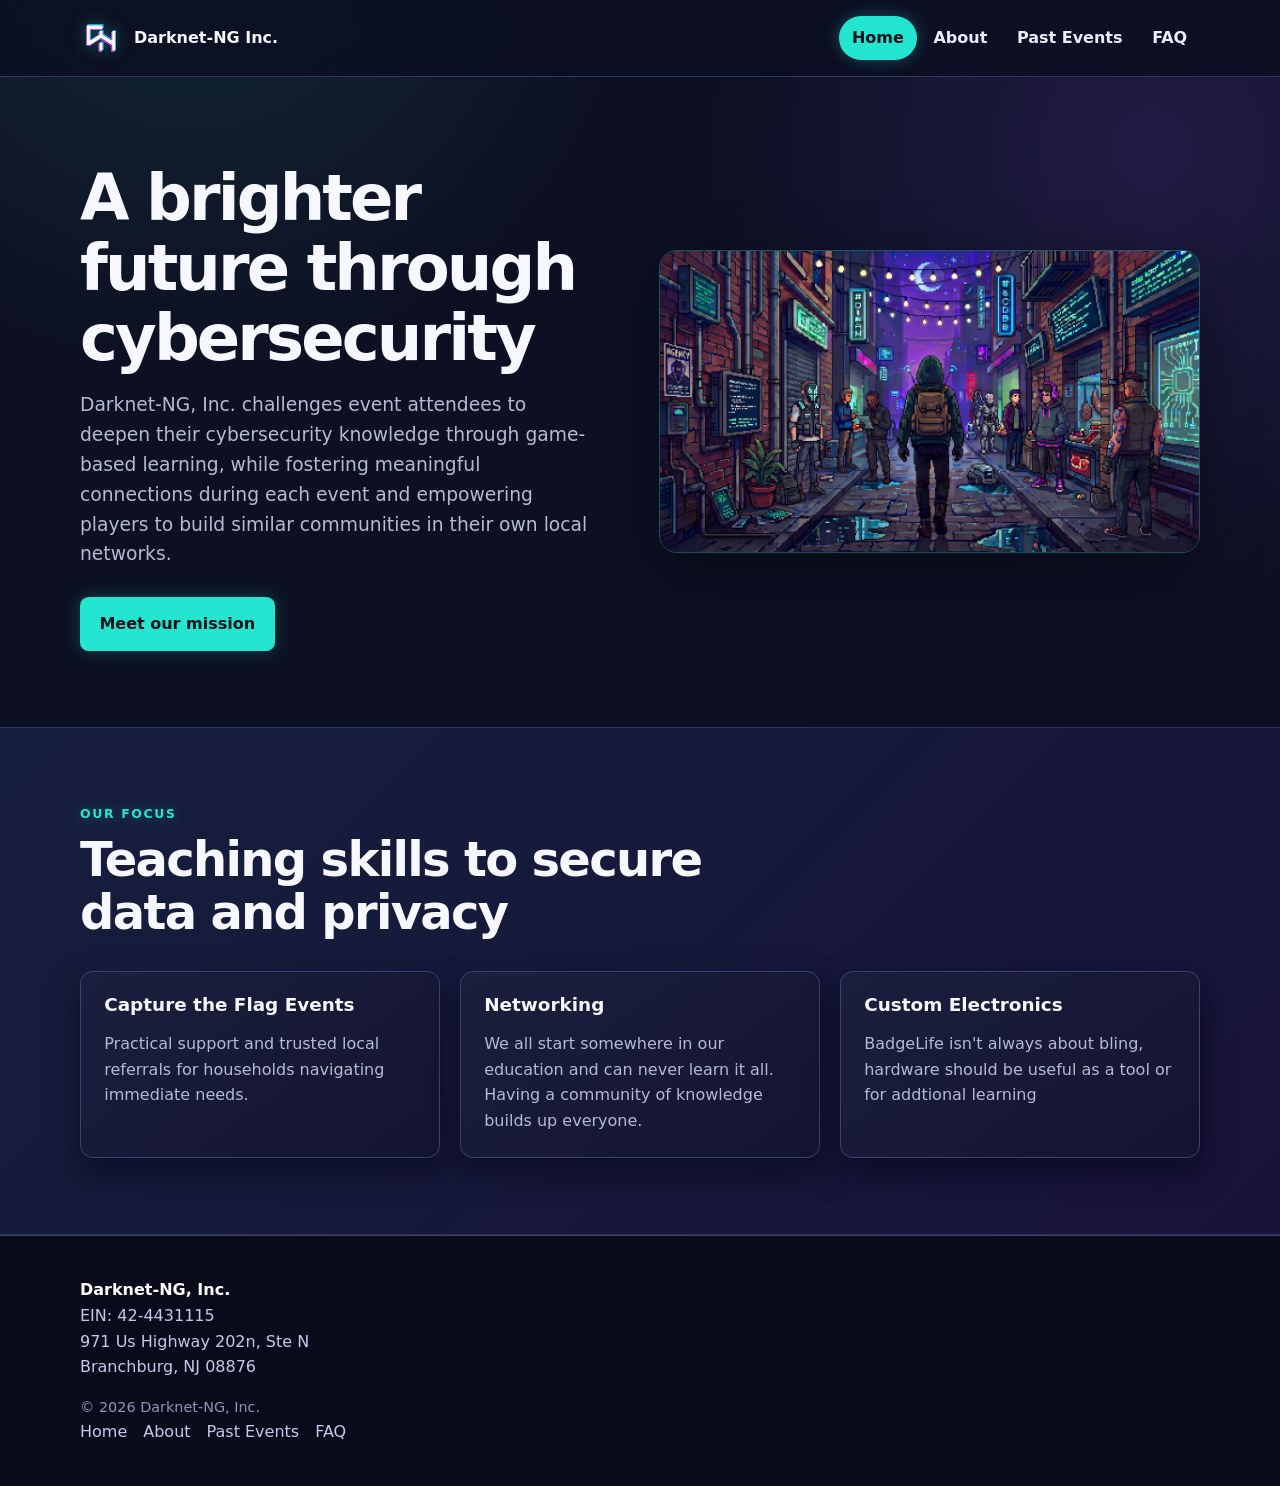
<file: index.html>
<!doctype html>
<html lang="en">
<head>
  <meta charset="utf-8">
  <meta name="viewport" content="width=device-width, initial-scale=1">
  <meta name="description" content="Darknet-NG">
  <title>Darknet-NG | Home</title>
  <link rel="icon" href="assets/images/logo.svg" type="image/svg+xml">
  <link rel="stylesheet" href="assets/css/styles.css">
</head>
<body>
  <a class="skip-link" href="#main-content">Skip to main content</a>
  <header class="site-header">
    <div class="header-inner">
      <a class="brand" href="index.html" aria-label="Bright Horizons Collective home">
        <img class="brand-mark" src="assets/images/logo.svg" alt="">
        <span class="brand-text">Darknet-NG Inc.</span>
      </a>
      <button class="menu-toggle" type="button" aria-expanded="false" aria-controls="primary-navigation">Menu</button>
      <nav id="primary-navigation" class="primary-navigation" aria-label="Primary navigation">
        <ul>
          <li><a class="active" href="index.html" aria-current="page">Home</a></li>
          <li><a href="about.html">About</a></li>
          <li><a href="events.html">Past Events</a></li>
          <li><a href="faq.html">FAQ</a></li>
        </ul>
      </nav>
    </div>
  </header>

  <main id="main-content">
    <section class="hero container" aria-labelledby="home-title">
      <div class="hero-copy">
        <p class="eyebrow"></p>
        <h1 id="home-title">A brighter future through cybersecurity</h1>
        <p class="lead">Darknet-NG, Inc. challenges event attendees to deepen their cybersecurity knowledge through game-based learning, while fostering meaningful connections during each event and empowering players to build similar communities in their own local networks.</p>
        <a class="button" href="about.html">Meet our mission</a>
      </div>
      <img class="hero-art" src="assets/images/Darknet-16bit-theme.jpeg" alt="Neighbors standing together beside a home, garden, and tree">
    </section>

    <section class="section section-alt" aria-labelledby="focus-title">
      <div class="container">
        <div class="section-intro">
          <p class="eyebrow">Our focus</p>
          <h2 id="focus-title">Teaching skills to secure data and privacy</h2>
        </div>
        <div class="grid three-columns">
          <article class="card">
            <h3>Capture the Flag Events</h3>
            <p>Practical support and trusted local referrals for households navigating immediate needs.</p>
          </article>
          <article class="card">
            <h3>Networking</h3>
            <p>We all start somewhere in our education and can never learn it all. Having a community of knowledge builds up everyone.</p>
          </article>
          <article class="card">
            <h3>Custom Electronics</h3>
            <p>BadgeLife isn't always about bling, hardware should be useful as a tool or for addtional learning</p>
          </article>
        </div>
      </div>
    </section>
  </main>

  <footer class="site-footer">
    <div class="footer-inner">
      <div>
        <div class="footer-brand">Darknet-NG, Inc.</div>
        <div><p>EIN: 42-4431115<br>
        971 Us Highway 202n, Ste N<br>
        Branchburg, NJ 08876<br>
        <p class="copyright">© <span data-current-year>2026</span> Darknet-NG, Inc.</p>
      </div>
      <nav class="footer-navigation" aria-label="Footer navigation">
        <a href="index.html">Home</a>
        <a href="about.html">About</a>
        <a href="events.html">Past Events</a>
        <a href="faq.html">FAQ</a>
      </nav>
    </div>
  </footer>
  <script src="assets/js/main.js"></script>
</body>
</html>
</file>
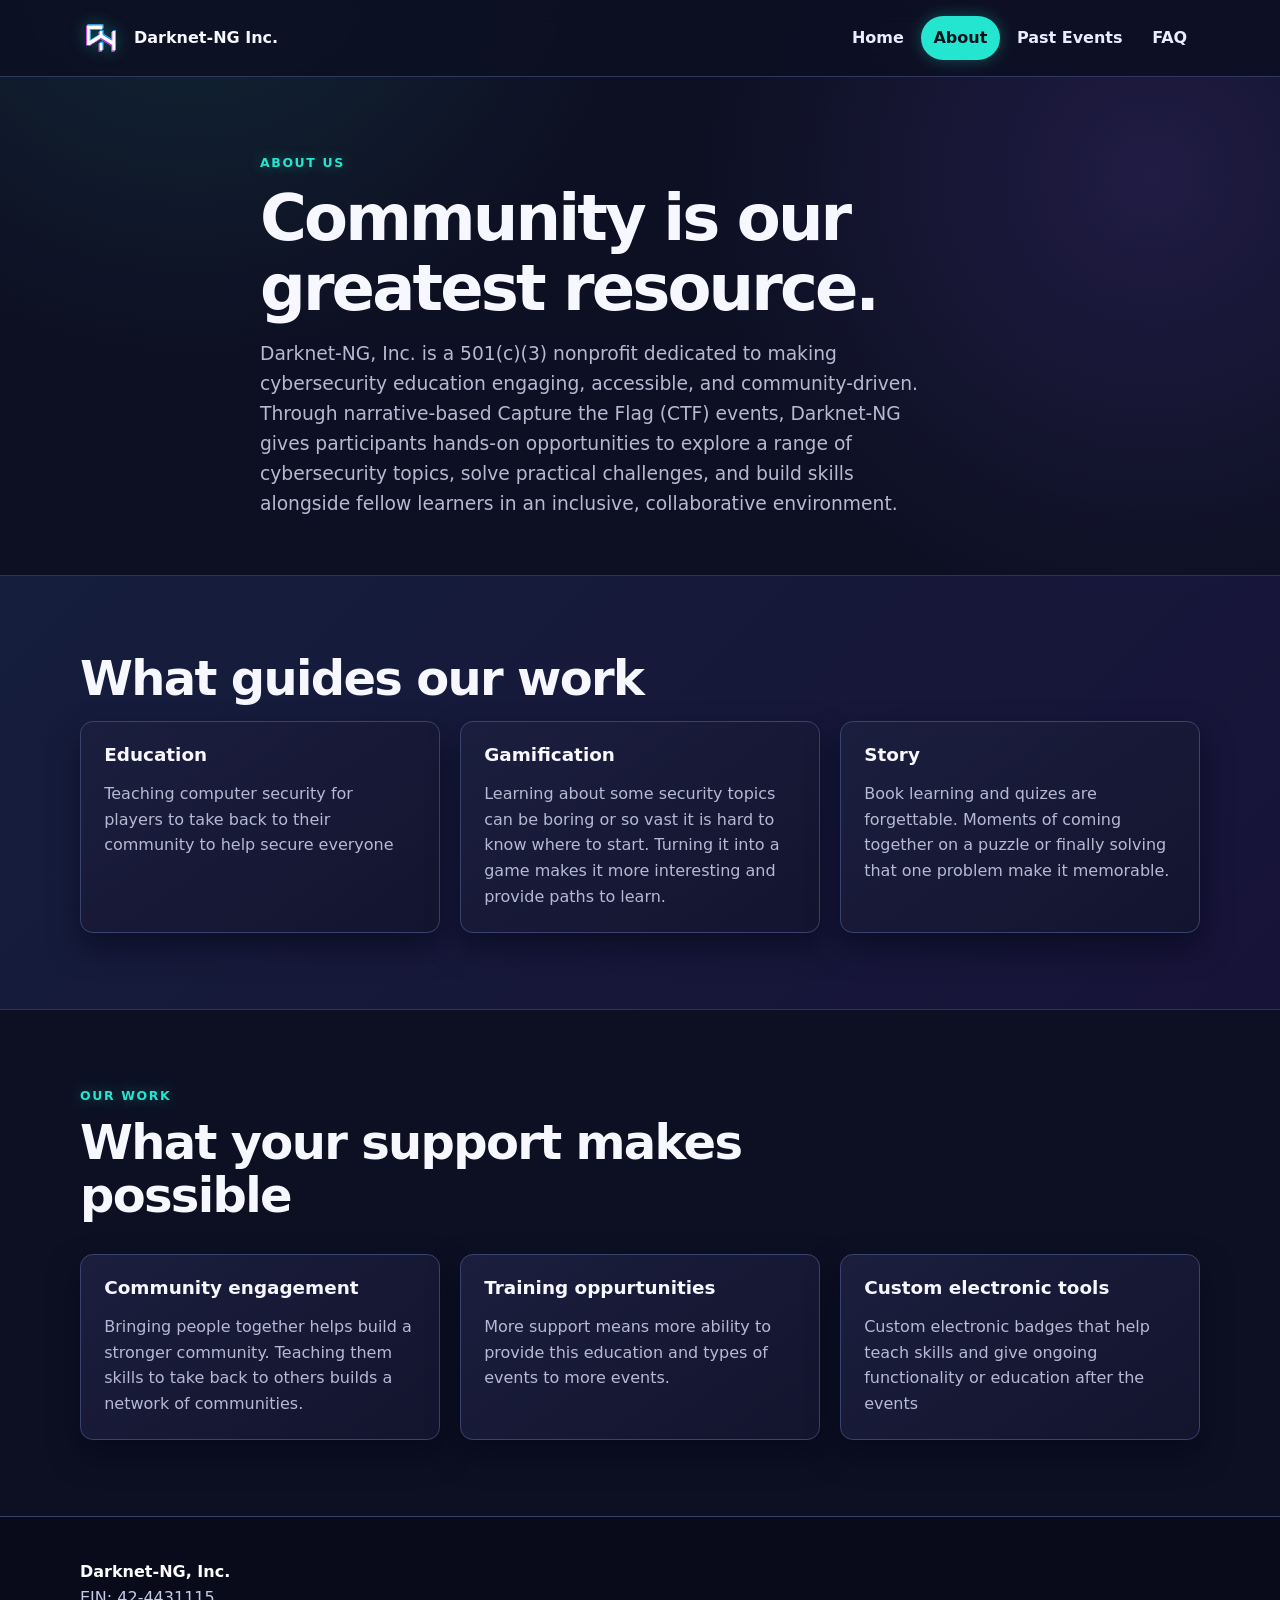
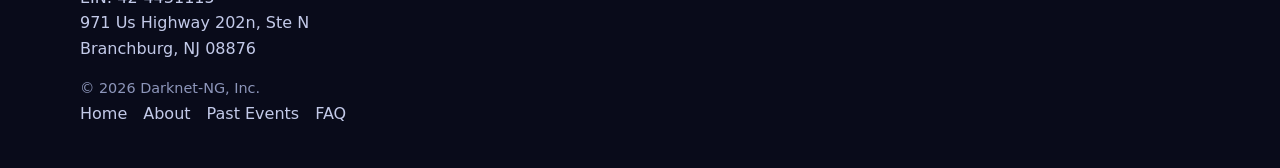
<file: about.html>
<!doctype html>
<html lang="en">
<head>
  <meta charset="utf-8">
  <meta name="viewport" content="width=device-width, initial-scale=1">
  <meta name="description" content="Learn about Bright Horizons Collective, our mission, values, and community work.">
  <title>About | Darknet-NG</title>
  <link rel="icon" href="assets/images/logo.svg" type="image/svg+xml">
  <link rel="stylesheet" href="assets/css/styles.css">
</head>
<body>
  <a class="skip-link" href="#main-content">Skip to main content</a>
  <header class="site-header">
    <div class="header-inner">
      <a class="brand" href="index.html" aria-label="Bright Horizons Collective home">
        <img class="brand-mark" src="assets/images/logo.svg" alt="">
        <span class="brand-text">Darknet-NG Inc.</span>
      </a>
      <button class="menu-toggle" type="button" aria-expanded="false" aria-controls="primary-navigation">Menu</button>
      <nav id="primary-navigation" class="primary-navigation" aria-label="Primary navigation">
        <ul>
          <li><a href="index.html" aria-current="page">Home</a></li>
          <li><a class="active" href="about.html">About</a></li>
          <li><a href="events.html">Past Events</a></li>
          <li><a href="faq.html">FAQ</a></li>
        </ul>
      </nav>
    </div>
  </header>

  <main id="main-content">
    <section class="section page-intro">
      <div class="container narrow">
        <p class="eyebrow">About us</p>
        <h1>Community is our greatest resource.</h1>
        <p class="lead">Darknet-NG, Inc. is a 501(c)(3) nonprofit dedicated to making cybersecurity education engaging, accessible, and community-driven. Through narrative-based Capture the Flag (CTF) events, Darknet-NG gives participants hands-on opportunities to explore a range of cybersecurity topics, solve practical challenges, and build skills alongside fellow learners in an inclusive, collaborative environment.</p>
      </div>
    </section>

    <section class="section section-alt" aria-labelledby="values-title">
      <div class="container">
        <h2 id="values-title">What guides our work</h2>
        <div class="grid three-columns">
          <article class="card">
            <h3>Education</h3>
            <p>Teaching computer security for players to take back to their community to help secure everyone</p>
          </article>
          <article class="card">
            <h3>Gamification</h3>
            <p>Learning about some security topics can be boring or so vast it is hard to know where to start. Turning it into a game makes it more interesting and provide paths to learn.</p>
          </article>
          <article class="card">
            <h3>Story </h3>
            <p>Book learning and quizes are forgettable. Moments of coming together on a puzzle or finally solving that one problem make it memorable.</p>
          </article>
        </div>
      </div>
    </section>

    <section class="section" aria-labelledby="impact-title">
      <div class="container">
        <div class="section-intro">
          <p class="eyebrow">Our work</p>
          <h2 id="impact-title">What your support makes possible</h2>
        </div>
        <div class="grid three-columns">
          <article class="card">
            <h3>Community engagement</h3>
            <p>Bringing people together helps build a stronger community. Teaching them skills to take back to others builds a network of communities.</p>
          </article>
          <article class="card">
            <h3>Training oppurtunities</h3>
            <p>More support means more ability to provide this education and types of events to more events.</p>
          </article>
          <article class="card">
            <h3>Custom electronic tools</h3>
            <p>Custom electronic badges that help teach skills and give ongoing functionality or education after the events</p>
          </article>
        </div>
      </div>
    </section>
  </main>

  <footer class="site-footer">
    <div class="footer-inner">
      <div>
        <div class="footer-brand">Darknet-NG, Inc.</div>
        <div><p>EIN: 42-4431115<br>
        971 Us Highway 202n, Ste N<br>
        Branchburg, NJ 08876<br>
        <p class="copyright">© <span data-current-year>2026</span> Darknet-NG, Inc.</p>
      </div>
      <nav class="footer-navigation" aria-label="Footer navigation">
        <a href="index.html">Home</a>
        <a href="about.html">About</a>
        <a href="events.html">Past Events</a>
        <a href="faq.html">FAQ</a>
      </nav>
    </div>
  </footer>
  <script src="assets/js/main.js"></script>
</body>
</html>
</file>
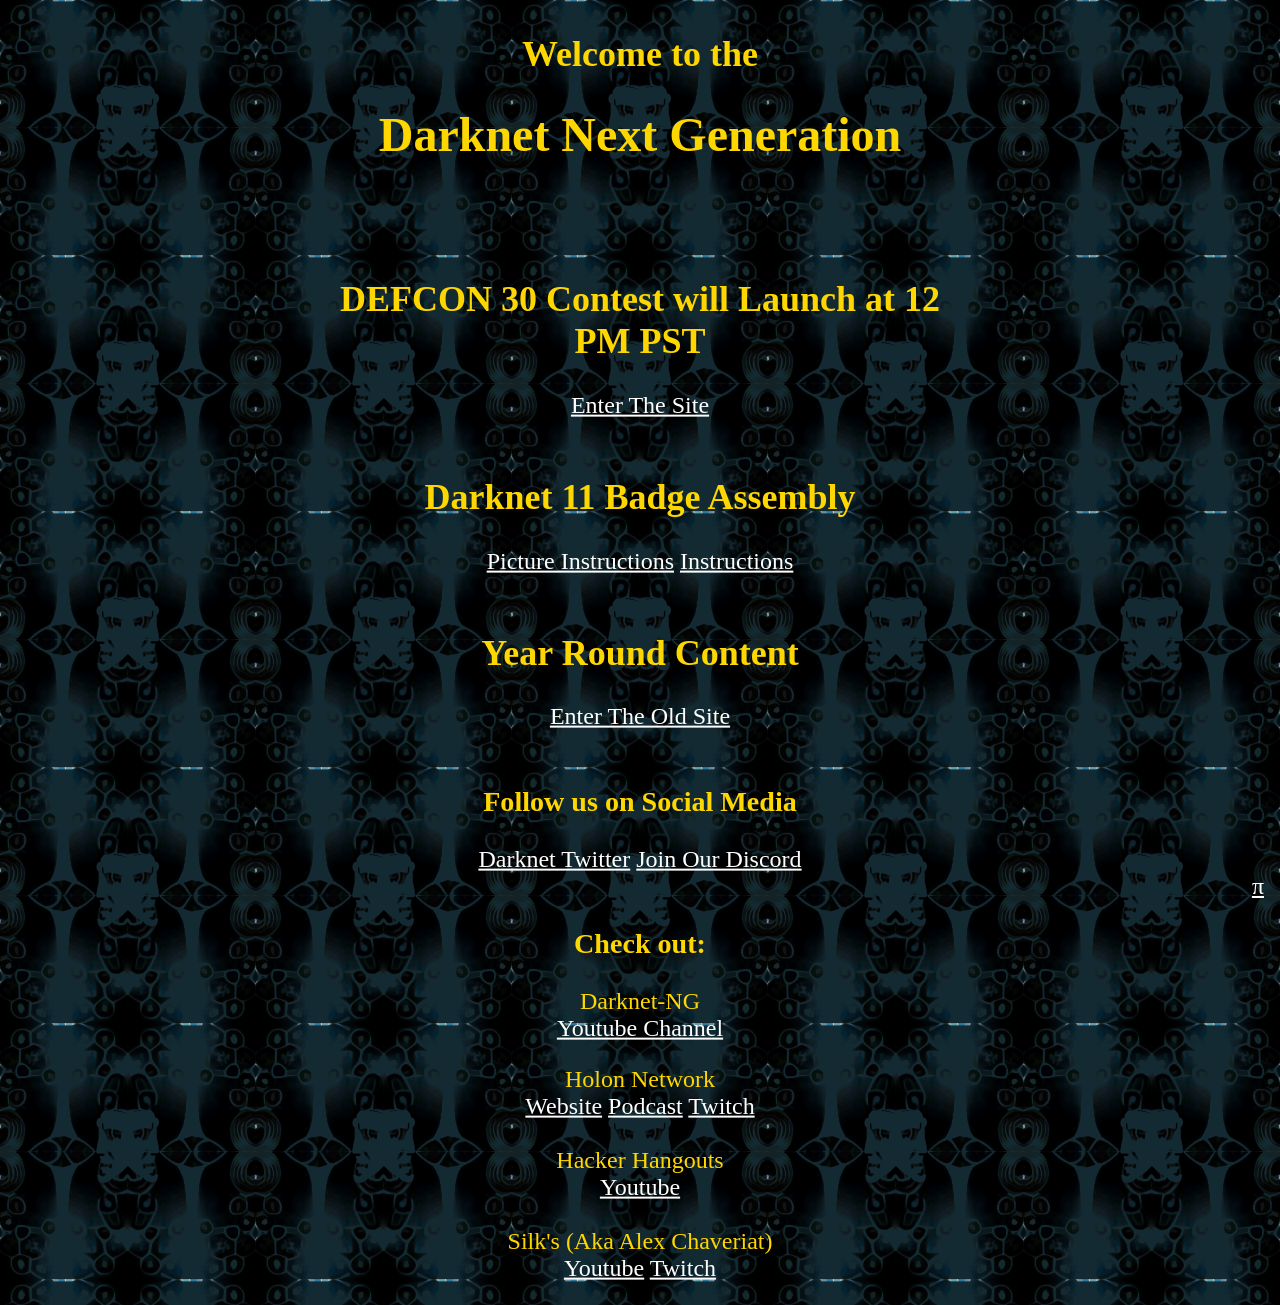
<file: darknet11.html>
<!DOCTYPE html>
<head>
<!-- <link rel='stylesheet' href='//cdn.jsdelivr.net/npm/hack-font@3.3.0/build/web/hack.css'> -->
<link rel="preconnect" href="https://fonts.googleapis.com">
<link rel="preconnect" href="https://fonts.gstatic.com" crossorigin>
<link href="https://fonts.googleapis.com/css2?family=Amatic+SC:wght@700&family=Caveat:wght@700&display=swap" rel="stylesheet">
</head
<html>
<style>
body, html {
  height: 100%;
  margin: 0;
  color: gold;
  font-size: 24px;
}

body {
  background-image: url("darknet-website-files-2022/gradient_bg11.png");
}

a:link {
  color: white;
}

a:visited {
  color: skyblue;
}

.topleft {
  position: absolute;
  top: 0;
  left: 16px;
}

.bottomright {
  position: absolute;
  bottom: 0;
  right: 16px;
}

.middle {
  position: absolute;
  top: 50%;
  left: 50%;
  transform: translate(-50%, -50%);
  text-align: center;
}

hr {
  margin: auto;
  width: 40%;
}
</style>


<body>

<div class="bgimg">
  <div class="topleft">
  </div>
  <div class="middle">
    <img src="darknet-website-files-2022/Daemon-face33-w.png" alt="Darknet Next Generation">
    <!-- Shout-out to https://twitter.com/h3ckseven for this years Theme "90's Computing" -->
    <h2>Welcome to the</h2>
    <h1>Darknet Next Generation</h1>
    <!--  <iframe width="560" height="315" src="https://www.youtube.com/embed/3yivKn5HwSE" title="YouTube video player" frameborder="0" allow="accelerometer; autoplay; clipboard-write; encrypted-media; gyroscope; picture-in-picture" allowfullscreen></iframe> -->
    <br />
    <br />
    <h2> DEFCON 30 Contest will Launch at 12 PM PST </h2>
    <a href="https://darknet-ng-11.ctfd.io/">Enter The Site</a>
    <br />
    <br />
    <h2> Darknet 11 Badge Assembly</h2>
    <a href="https://holon.network/index.php/2022/08/13/darknet-11-badge-assembly-instructions/"> Picture Instructions</a>
    <a href="https://gulogulodesu.com/?p=119">Instructions</a>
    <br />
    <br />
    <h2> Year Round Content </h2>
    <!-- <h3> Under Maintenance </h3> -->
    <a href="https://darknet-ng-continual.ctfd.io/">Enter The Old Site</a>
    <br />
    <br />
    <h3> Follow us on Social Media </h3>
    <a href="https://twitter.com/DCDarknet">Darknet Twitter</a>
    <a href="https://discord.gg/uNCvJSWD">Join Our Discord</a>
    <br />
    <br />
    <h3>Check out: </h3>
    <bold>Darknet-NG</bold>
    <br />
    <a href="https://www.youtube.com/channel/UCaWK1hNtJC2UsYEuXTAb53Q">Youtube Channel</a>
    <p>
    <bold>Holon Network</bold>
    <br />
    <a href="https://holon.network/">Website</a>
    <a href="https://holonnetwork.podbean.com/">Podcast</a>
    <!-- Lots of Hints on this Podcast -->
    <a href="https://www.twitch.tv/holonnetwork">Twitch </a>
    <!-- Shout out to Digital_Tinker for being a weekly Host for the last 3 years-->
    <br />
    <br />
    <bold>Hacker Hangouts</bold>
    <br />
    <a href="https://www.youtube.com/channel/UCGbGO7Ccpi21gi0xqGwHSyQ">Youtube</a>
    <br />
    <br />
    <bold>Silk's (Aka Alex Chaveriat)</bold>
    <br />
    <a href="https://www.youtube.com/c/AlexChaveriat">Youtube</a>
    <a href="https://www.twitch.tv/alexchaveriat">Twitch </a>
    <!-- Hacker Hangouts and More -->
  </p>
  </div>
  <div class="bottomright">
       <a href="darknet-website-files-2022/hint-2022-30db.mp3">&#960;</a>
  </div>
  <!-- what does this link go to https://youtu.be/rZRb_JeBLus -->
</div>
<div class="middle">

</div>
</body>
</html>
</file>
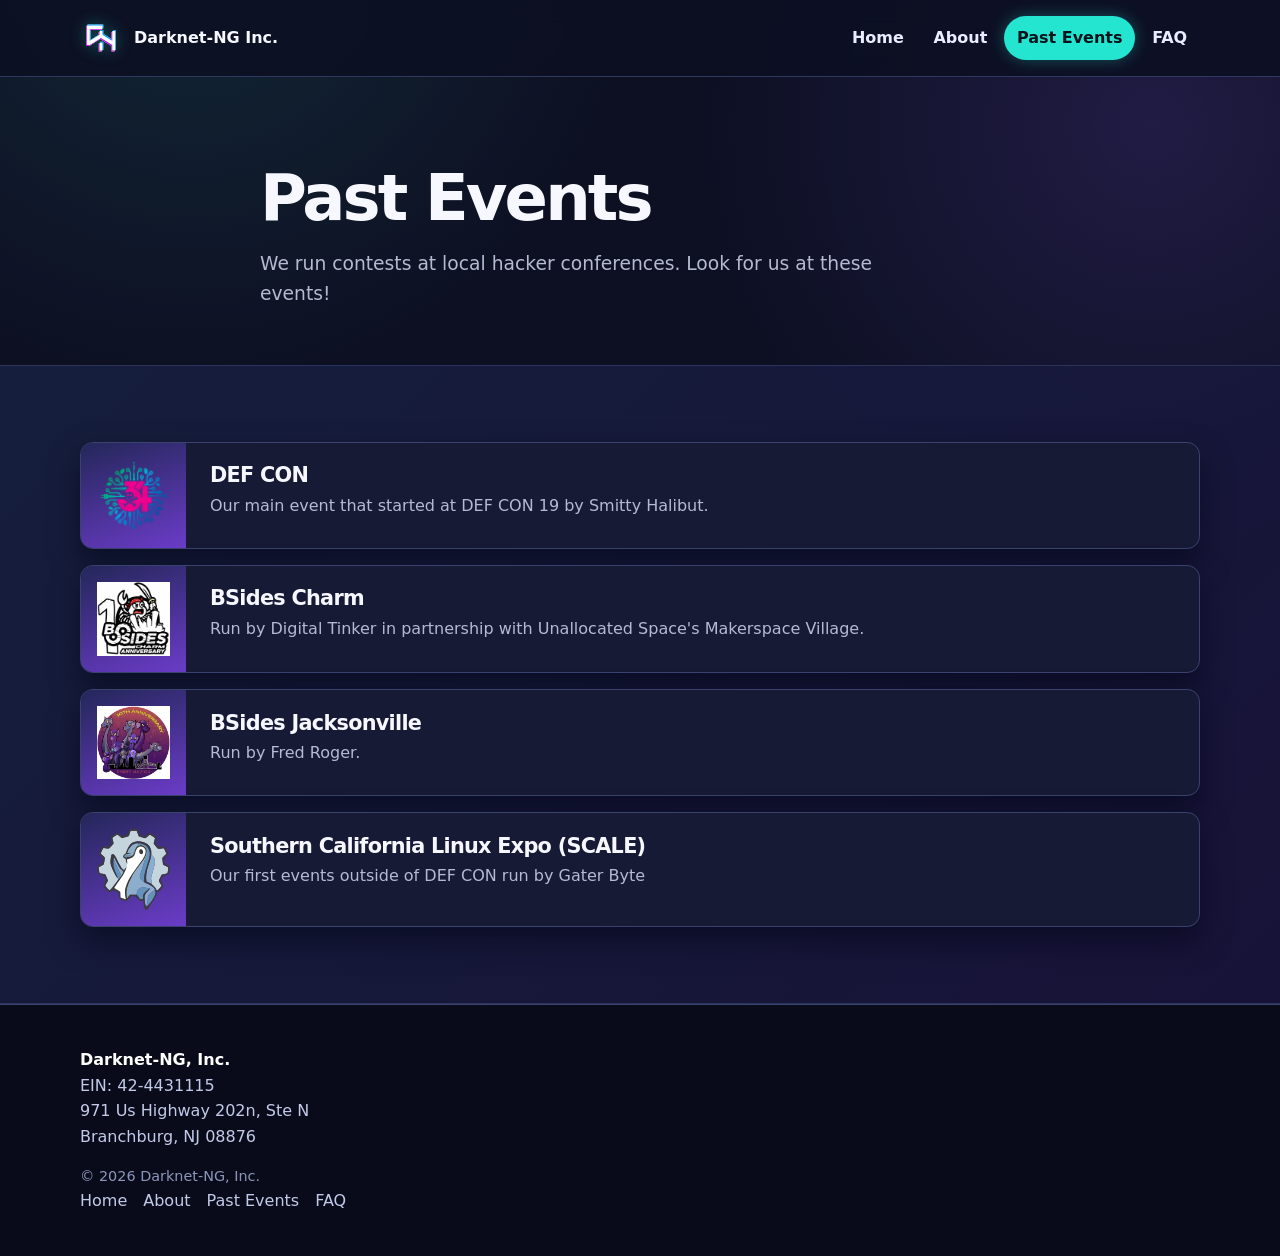
<file: events.html>
<!doctype html>
<html lang="en">
<head>
  <meta charset="utf-8">
  <meta name="viewport" content="width=device-width, initial-scale=1">
  <meta name="description" content="Explore past Bright Horizons Collective events and community projects.">
  <title>Past Events | Darknet-NG</title>
  <link rel="icon" href="assets/images/logo.svg" type="image/svg+xml">
  <link rel="stylesheet" href="assets/css/styles.css">
</head>
<body>
  <a class="skip-link" href="#main-content">Skip to main content</a>
  <header class="site-header">
    <div class="header-inner">
      <a class="brand" href="index.html" aria-label="Bright Horizons Collective home">
        <img class="brand-mark" src="assets/images/logo.svg" alt="">
        <span class="brand-text">Darknet-NG Inc.</span>
      </a>
      <button class="menu-toggle" type="button" aria-expanded="false" aria-controls="primary-navigation">Menu</button>
      <nav id="primary-navigation" class="primary-navigation" aria-label="Primary navigation">
        <ul>
          <li><a href="index.html" aria-current="page">Home</a></li>
          <li><a href="about.html">About</a></li>
          <li><a class="active" href="events.html">Past Events</a></li>
          <li><a href="faq.html">FAQ</a></li>
        </ul>
      </nav>
    </div>
  </header>

  <main id="main-content">
    <section class="section page-intro">
      <div class="container narrow">
        <p class="eyebrow"></p>
        <h1>Past Events</h1>
        <p class="lead">We run contests at local hacker conferences. Look for us at these events!</p>
      </div>
    </section>

    <section class="section section-alt" aria-label="Past event archive">
      <div class="container">
        <div class="event-list">
          <article class="event">
            <div class="event-date"><img src="assets/images/dc-34-logo-transparent.avif" alt="DEF CON"></div>
            <div class="event-copy"><h2>DEF CON</h2><p>Our main event that started at DEF CON 19 by Smitty Halibut.</p></div>
          </article>
          <article class="event">
            <div class="event-date"><img src="assets/images/bsides-charm-log.png" alt="DEF CON"></div>
            <div class="event-copy"><h2>BSides Charm</h2><p>Run by Digital Tinker in partnership with Unallocated Space's Makerspace Village.</p></div>
          </article>
          <article class="event">
            <div class="event-date"><img src="assets/images/bsides-jacksonville-logo.jpg" alt="DEF CON"></div>
            <div class="event-copy"><h2>BSides Jacksonville</h2><p>Run by Fred Roger.</p></div>
          </article>
          <article class="event">
            <div class="event-date"><img src="assets/images/scale-logo.svg" alt="DEF CON"></div>
            <div class="event-copy"><h2>Southern California Linux Expo (SCALE)</h2><p>Our first events outside of DEF CON run by Gater Byte</p></div>
          </article>
        </div>
      </div>
    </section>
  </main>

  <footer class="site-footer">
    <div class="footer-inner">
      <div>
        <div class="footer-brand">Darknet-NG, Inc.</div>
        <div><p>EIN: 42-4431115<br>
        971 Us Highway 202n, Ste N<br>
        Branchburg, NJ 08876<br>
        <p class="copyright">© <span data-current-year>2026</span> Darknet-NG, Inc.</p>
      </div>
      <nav class="footer-navigation" aria-label="Footer navigation">
        <a href="index.html">Home</a>
        <a href="about.html">About</a>
        <a href="events.html">Past Events</a>
        <a href="faq.html">FAQ</a>
      </nav>
    </div>
  </footer>
  <script src="assets/js/main.js"></script>
</body>
</html>
</file>
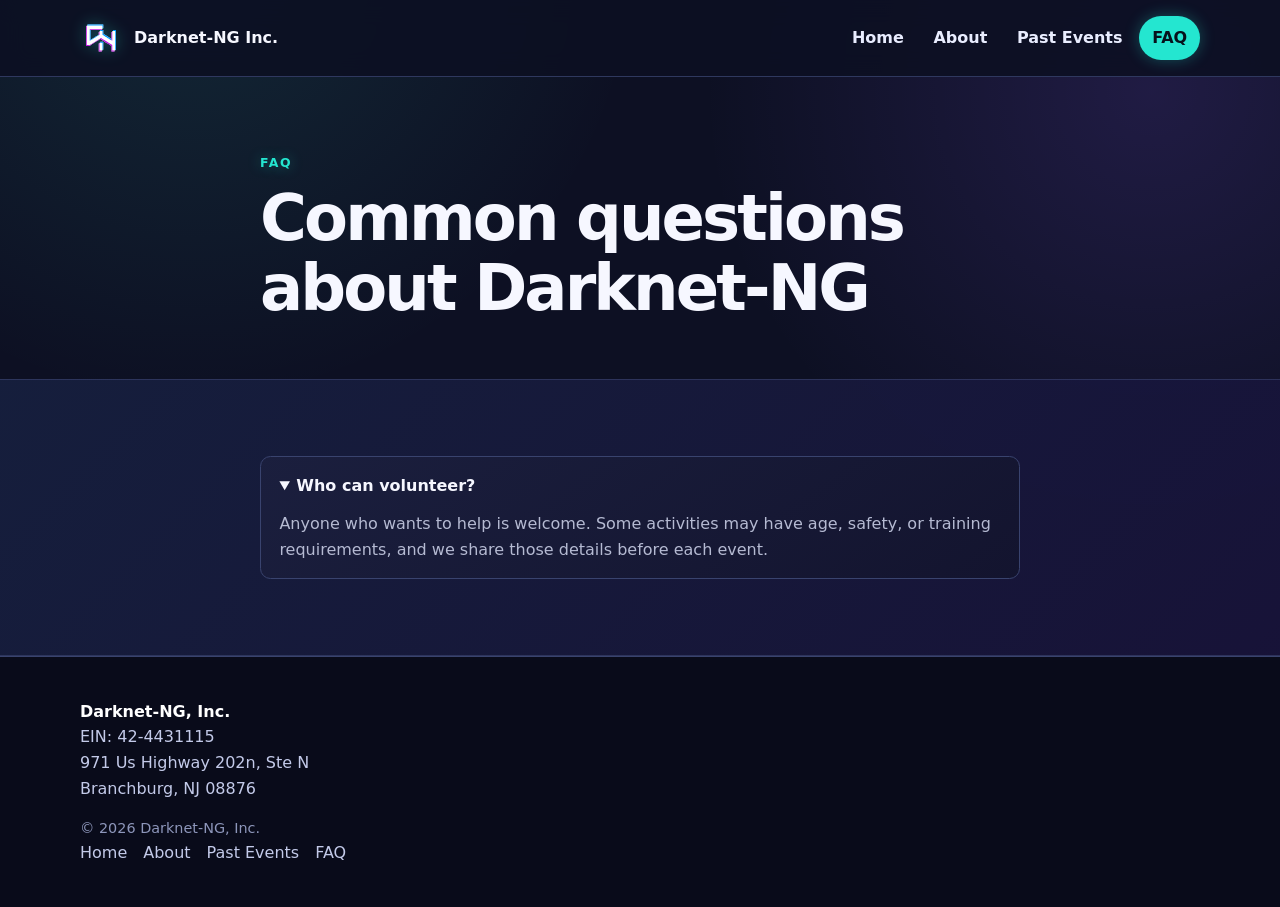
<file: faq.html>
<!doctype html>
<html lang="en">
<head>
  <meta charset="utf-8">
  <meta name="viewport" content="width=device-width, initial-scale=1">
  <meta name="description" content="Frequently asked questions about Bright Horizons Collective, volunteering, donations, and partnerships.">
  <title>FAQ | Darknet-NG</title>
  <link rel="icon" href="assets/images/logo.svg" type="image/svg+xml">
  <link rel="stylesheet" href="assets/css/styles.css">
</head>
<body>
  <a class="skip-link" href="#main-content">Skip to main content</a>
  <header class="site-header">
    <div class="header-inner">
      <a class="brand" href="index.html" aria-label="Bright Horizons Collective home">
        <img class="brand-mark" src="assets/images/logo.svg" alt="">
        <span class="brand-text">Darknet-NG Inc.</span>
      </a>
      <button class="menu-toggle" type="button" aria-expanded="false" aria-controls="primary-navigation">Menu</button>
      <nav id="primary-navigation" class="primary-navigation" aria-label="Primary navigation">
        <ul>
          <li><a href="index.html" aria-current="page">Home</a></li>
          <li><a href="about.html">About</a></li>
          <li><a href="events.html">Past Events</a></li>
          <li><a class="active" href="faq.html">FAQ</a></li>
        </ul>
      </nav>
    </div>
  </header>

  <main id="main-content">
    <section class="section page-intro">
      <div class="container narrow">
        <p class="eyebrow">FAQ</p>
        <h1>Common questions about Darknet-NG</h1>
        <p class="lead"></p>
      </div>
    </section>

    <section class="section section-alt" aria-label="Frequently asked questions">
      <div class="container narrow">
        <div class="faq-list">
          <details open>
            <summary>Who can volunteer?</summary>
            <p>Anyone who wants to help is welcome. Some activities may have age, safety, or training requirements, and we share those details before each event.</p>
          </details>
        </div>
      </div>
    </section>
  </main>

  <footer class="site-footer">
    <div class="footer-inner">
      <div>
        <div class="footer-brand">Darknet-NG, Inc.</div>
        <div><p>EIN: 42-4431115<br>
        971 Us Highway 202n, Ste N<br>
        Branchburg, NJ 08876<br>
        <p class="copyright">© <span data-current-year>2026</span> Darknet-NG, Inc.</p>
      </div>
      <nav class="footer-navigation" aria-label="Footer navigation">
        <a href="index.html">Home</a>
        <a href="about.html">About</a>
        <a href="events.html">Past Events</a>
        <a href="faq.html">FAQ</a>
      </nav>
    </div>
  </footer>
  <script src="assets/js/main.js"></script>
</body>
</html>
</file>
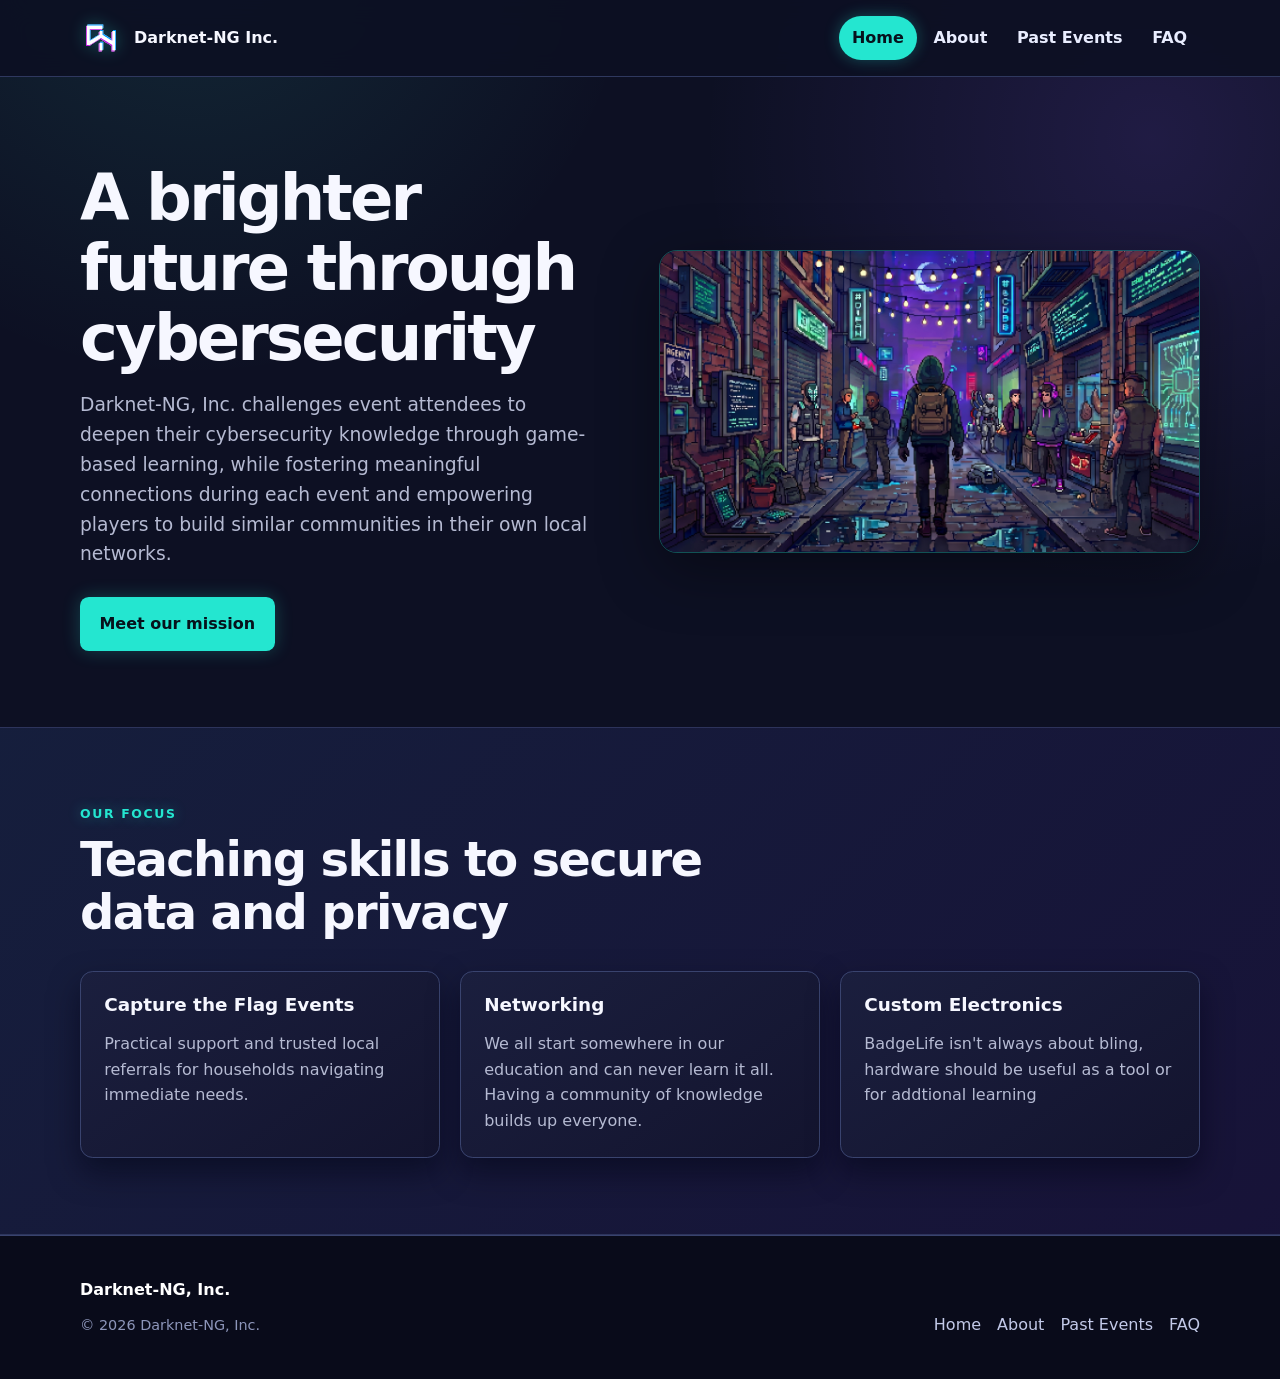
<file: index2.html>
<!doctype html>
<html lang="en">
<head>
  <meta charset="utf-8">
  <meta name="viewport" content="width=device-width, initial-scale=1">
  <meta name="description" content="Darknet-NG">
  <title>Darknet-NG | Home</title>
  <link rel="icon" href="assets/images/logo.svg" type="image/svg+xml">
  <link rel="stylesheet" href="assets/css/styles.css">
</head>
<body>
  <a class="skip-link" href="#main-content">Skip to main content</a>
  <header class="site-header">
    <div class="header-inner">
      <a class="brand" href="index.html" aria-label="Bright Horizons Collective home">
        <img class="brand-mark" src="assets/images/logo.svg" alt="">
        <span class="brand-text">Darknet-NG Inc.</span>
      </a>
      <button class="menu-toggle" type="button" aria-expanded="false" aria-controls="primary-navigation">Menu</button>
      <nav id="primary-navigation" class="primary-navigation" aria-label="Primary navigation">
        <ul>
          <li><a class="active" href="index.html" aria-current="page">Home</a></li>
          <li><a href="about.html">About</a></li>
          <li><a href="events.html">Past Events</a></li>
          <li><a href="faq.html">FAQ</a></li>
        </ul>
      </nav>
    </div>
  </header>

  <main id="main-content">
    <section class="hero container" aria-labelledby="home-title">
      <div class="hero-copy">
        <p class="eyebrow"></p>
        <h1 id="home-title">A brighter future through cybersecurity</h1>
        <p class="lead">Darknet-NG, Inc. challenges event attendees to deepen their cybersecurity knowledge through game-based learning, while fostering meaningful connections during each event and empowering players to build similar communities in their own local networks.</p>
        <a class="button" href="about.html">Meet our mission</a>
      </div>
      <img class="hero-art" src="assets/images/Darknet-16bit-theme.jpeg" alt="Neighbors standing together beside a home, garden, and tree">
    </section>

    <section class="section section-alt" aria-labelledby="focus-title">
      <div class="container">
        <div class="section-intro">
          <p class="eyebrow">Our focus</p>
          <h2 id="focus-title">Teaching skills to secure data and privacy</h2>
        </div>
        <div class="grid three-columns">
          <article class="card">
            <h3>Capture the Flag Events</h3>
            <p>Practical support and trusted local referrals for households navigating immediate needs.</p>
          </article>
          <article class="card">
            <h3>Networking</h3>
            <p>We all start somewhere in our education and can never learn it all. Having a community of knowledge builds up everyone.</p>
          </article>
          <article class="card">
            <h3>Custom Electronics</h3>
            <p>BadgeLife isn't always about bling, hardware should be useful as a tool or for addtional learning</p>
          </article>
        </div>
      </div>
    </section>
  </main>

  <footer class="site-footer">
    <div class="footer-inner">
      <div>
        <div class="footer-brand">Darknet-NG, Inc.</div>
        <p class="copyright">© <span data-current-year>2026</span> Darknet-NG, Inc.</p>
      </div>
      <nav class="footer-navigation" aria-label="Footer navigation">
        <a href="index.html">Home</a>
        <a href="about.html">About</a>
        <a href="events.html">Past Events</a>
        <a href="faq.html">FAQ</a>
      </nav>
    </div>
  </footer>
  <script src="assets/js/main.js"></script>
</body>
</html>
</file>
<file: assets/css/styles.css>
:root {
  --navy: #111126;
  --teal: #24e6d0;
  --teal-dark: #13b8ae;
  --mint: #162040;
  --gold: #ffd36b;
  --ink: #edf2ff;
  --paper: #171a35;
  --muted: #b5bad2;
  --line: #39436e;
  --violet: #8d5cff;
  --magenta: #f34fce;
  --shadow: 0 14px 30px rgba(2, 4, 20, .5);
}

* { box-sizing: border-box; }
html { scroll-behavior: smooth; }

body {
  margin: 0;
  min-width: 320px;
  color: var(--ink);
  background:
    radial-gradient(circle at 15% -5%, rgba(65, 238, 210, .11), transparent 28rem),
    radial-gradient(circle at 90% 10%, rgba(141, 92, 255, .15), transparent 28rem),
    #0d1023;
  font-family: Inter, ui-sans-serif, system-ui, -apple-system, BlinkMacSystemFont, "Segoe UI", sans-serif;
  line-height: 1.6;
}

img { display: block; max-width: 100%; }
a { color: inherit; }

.skip-link {
  position: fixed;
  z-index: 100;
  top: .75rem;
  left: .75rem;
  transform: translateY(-180%);
  padding: .7rem 1rem;
  border: 1px solid var(--teal);
  border-radius: .4rem;
  color: #07121c;
  background: var(--teal);
  font-weight: 800;
  text-decoration: none;
}
.skip-link:focus { transform: translateY(0); }

.container, .header-inner, .footer-inner { width: min(1120px, calc(100% - 2rem)); margin: 0 auto; }
.narrow { width: min(760px, 100%); }

.site-header {
  position: sticky;
  z-index: 10;
  top: 0;
  background: rgba(13, 16, 35, .9);
  border-bottom: 1px solid rgba(57, 67, 110, .8);
  backdrop-filter: blur(12px);
}

.header-inner { display: flex; min-height: 76px; align-items: center; justify-content: space-between; gap: 1rem; }
.brand { display: inline-flex; flex-shrink: 0; align-items: center; gap: .75rem; color: #f6f7ff; font-weight: 800; text-decoration: none; }
.brand-mark { width: 42px; height: 42px; filter: drop-shadow(0 0 8px rgba(36, 230, 208, .35)); }
.brand-text { line-height: 1.05; }
.brand-text small { display: block; margin-top: .25rem; color: var(--teal); font-size: .7rem; letter-spacing: .12em; text-transform: uppercase; }

.primary-navigation ul, .footer-navigation { display: flex; align-items: center; gap: .25rem; margin: 0; padding: 0; list-style: none; }
.primary-navigation a { display: block; padding: .55rem .8rem; border-radius: 999px; color: #e9edff; font-weight: 700; text-decoration: none; }
.primary-navigation a:hover, .primary-navigation a:focus-visible, .primary-navigation a.active { color: #07121c; background: var(--teal); outline: none; box-shadow: 0 0 15px rgba(36, 230, 208, .3); }

.menu-toggle { display: none; padding: .45rem .65rem; border: 1px solid var(--line); border-radius: .4rem; color: var(--ink); background: var(--paper); font: inherit; font-weight: 750; cursor: pointer; }
main { min-height: 60vh; }

.hero { display: grid; min-height: 590px; grid-template-columns: 1fr 1.05fr; align-items: center; gap: clamp(2rem, 5vw, 5.5rem); padding: 4.75rem 0; }
.hero-copy { max-width: 620px; }
.hero-art { width: 100%; border: 1px solid rgba(36, 230, 208, .32); border-radius: 1.1rem; filter: drop-shadow(0 18px 30px rgba(0, 0, 0, .38)); }

.section { padding: 4.75rem 0; }
.section-alt { background: linear-gradient(135deg, rgba(22, 32, 64, .88), rgba(24, 19, 59, .88)); border-top: 1px solid rgba(57, 67, 110, .65); border-bottom: 1px solid rgba(57, 67, 110, .65); }
.page-intro { padding-bottom: 2.5rem; }
.error-page { display: grid; min-height: 48vh; align-items: center; }

.eyebrow { margin: 0 0 .6rem; color: var(--teal); font-size: .78rem; font-weight: 850; letter-spacing: .13em; text-shadow: 0 0 13px rgba(36, 230, 208, .38); text-transform: uppercase; }
h1, h2, h3 { margin: 0 0 1rem; color: #f6f7ff; line-height: 1.1; }
h1 { font-size: clamp(2.55rem, 5vw, 4.75rem); letter-spacing: -.045em; }
h2 { font-size: clamp(2rem, 4vw, 3rem); letter-spacing: -.035em; }
h3 { font-size: 1.15rem; }
p { margin: 0 0 1rem; }
.lead { max-width: 42rem; color: var(--muted); font-size: 1.17rem; }

.button { display: inline-block; margin-top: .75rem; padding: .8rem 1.15rem; border: 1px solid rgba(36, 230, 208, .6); border-radius: .55rem; color: #07121c; background: var(--teal); box-shadow: 0 0 18px rgba(36, 230, 208, .24); font-weight: 800; text-decoration: none; }
.button:hover, .button:focus-visible { background: #7af8e8; outline: 3px solid rgba(36, 230, 208, .2); outline-offset: 3px; }

.section-intro { max-width: 45rem; margin-bottom: 2rem; }
.grid { display: grid; gap: 1.25rem; }
.three-columns { grid-template-columns: repeat(3, 1fr); }
.card { padding: 1.45rem; border: 1px solid var(--line); border-radius: .8rem; background: linear-gradient(145deg, rgba(27, 31, 62, .95), rgba(19, 20, 46, .95)); box-shadow: var(--shadow); }
.card p { margin-bottom: 0; color: var(--muted); }

.event-list { display: grid; gap: 1rem; }
.event { display: grid; grid-template-columns: 105px 1fr; overflow: hidden; border: 1px solid var(--line); border-radius: .8rem; background: var(--paper); box-shadow: var(--shadow); }
.event-date { display: grid; place-items: center; padding: 1rem; color: #fff; background: linear-gradient(160deg, #24275a, #6b3cc8); font-weight: 800; text-align: center; }
.event-date span { display: block; color: var(--gold); font-size: 1.75rem; line-height: 1; }
.event-copy { padding: 1.35rem 1.5rem; }
.event-copy h2 { margin-bottom: .35rem; font-size: 1.3rem; }
.event-copy p { margin: 0; color: var(--muted); }

.faq-list { display: grid; gap: .8rem; }
details { padding: 1rem 1.15rem; border: 1px solid var(--line); border-radius: .65rem; background: linear-gradient(145deg, rgba(27, 31, 62, .95), rgba(19, 20, 46, .95)); }
summary { color: #f6f7ff; font-weight: 750; cursor: pointer; }
details p { margin: .75rem 0 0; color: var(--muted); }

.site-footer { padding: 2.6rem 0; color: #c3cae9; background: #090b1a; border-top: 1px solid var(--line); }
.footer-inner { display: flex; align-items: flex-end; justify-content: space-between; gap: 2rem; }
.footer-brand { color: #fff; font-weight: 800; }
.copyright { margin: .7rem 0 0; color: #8d96ba; font-size: .9rem; }
.footer-navigation { flex-wrap: wrap; gap: 1rem; }
.footer-navigation a { color: #c3cae9; text-decoration: none; }
.footer-navigation a:hover, .footer-navigation a:focus-visible { color: var(--teal); }

@media (max-width: 760px) {
  .header-inner { position: relative; min-height: 68px; }
  .menu-toggle { display: block; }
  .primary-navigation { display: none; position: absolute; top: calc(100% + 1px); right: 0; left: 0; padding: .75rem 1rem 1rem; border-bottom: 1px solid var(--line); background: #10132a; box-shadow: var(--shadow); }
  .primary-navigation.is-open { display: block; }
  .primary-navigation ul { align-items: stretch; flex-direction: column; }
  .primary-navigation a { padding: .7rem .8rem; }
  .hero { min-height: auto; grid-template-columns: 1fr; padding: 3.4rem 0; }
  .hero-art { width: min(530px, 100%); margin: 0 auto; }
  .three-columns { grid-template-columns: 1fr; }
  .footer-inner { align-items: flex-start; flex-direction: column; }
}

@media (max-width: 450px) {
  .brand-text { font-size: .92rem; }
  .brand-mark { width: 34px; height: 34px; }
  .event { grid-template-columns: 82px 1fr; }
  .event-date span { font-size: 1.4rem; }
  .event-copy { padding: 1.2rem; }
}
</file>
